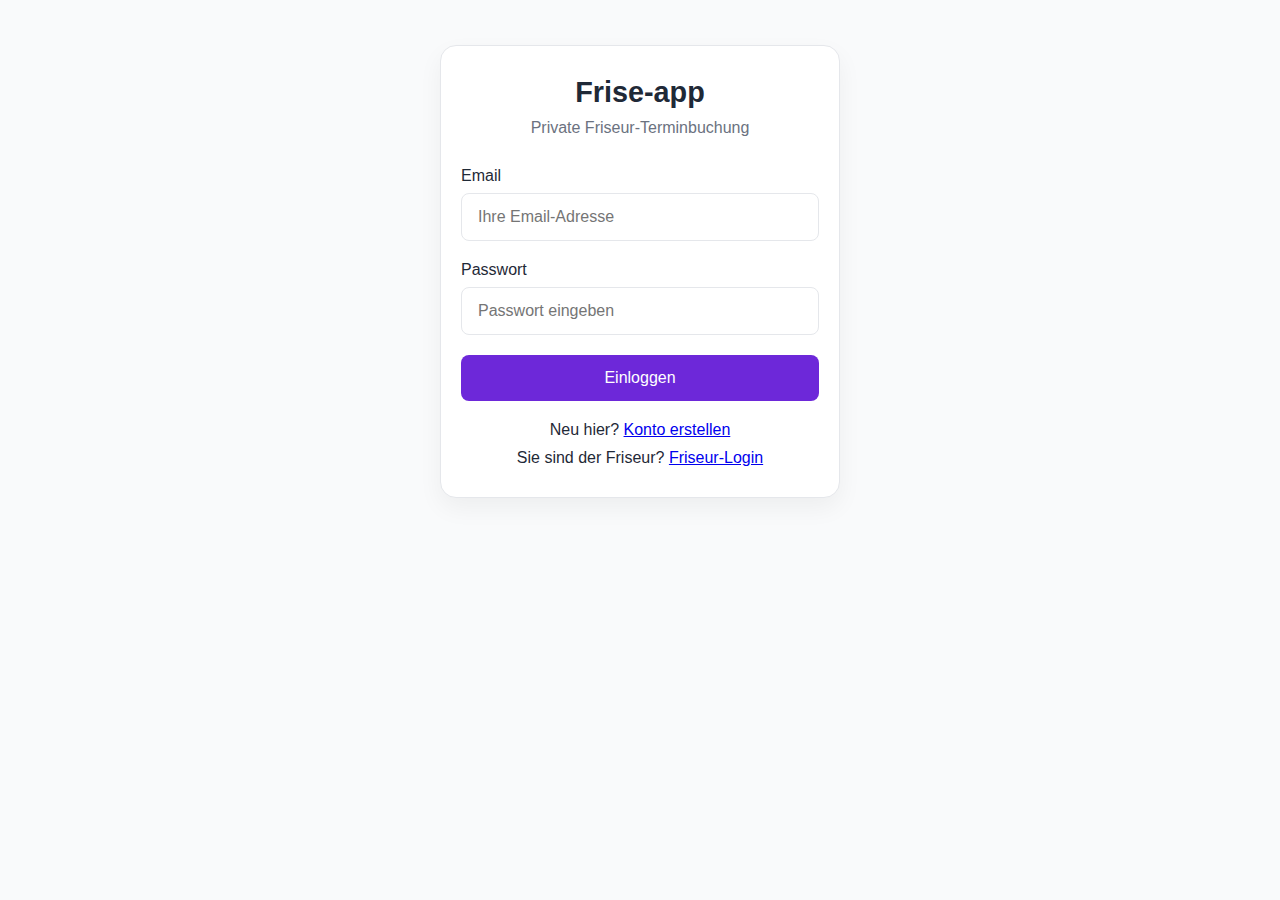
<file: index.html>
<!DOCTYPE html>
<html lang="de">
<head>
    <meta charset="UTF-8">
    <meta name="viewport" content="width=device-width, initial-scale=1.0, maximum-scale=1.0, user-scalable=yes">
    <title>Friseur-Terminbuchungssystem</title>
    <link rel="stylesheet" href="https://cdnjs.cloudflare.com/ajax/libs/font-awesome/6.4.0/css/all.min.css">
    <style>
        :root {
            --primary: #6d28d9;
            --primary-dark: #5b21b6;
            --text: #1f2937;
            --text-light: #6b7280;
            --bg: #f9fafb;
            --card: #ffffff;
            --border: #e5e7eb;
            --success: #10b981;
            --error: #ef4444;
            --warning: #f59e0b;
        }

        @media (prefers-color-scheme: dark) {
            :root {
                --text: #f9fafb;
                --text-light: #9ca3af;
                --bg: #111827;
                --card: #1f2937;
                --border: #374151;
            }
        }

        * {
            margin: 0;
            padding: 0;
            box-sizing: border-box;
            transition: background-color 0.2s, color 0.2s;
        }

        body {
            font-family: 'Inter', -apple-system, BlinkMacSystemFont, sans-serif;
            background-color: var(--bg);
            color: var(--text);
            min-height: 100vh;
            padding: 0;
            -webkit-tap-highlight-color: transparent;
        }

        .container {
            max-width: 1200px;
            margin: 0 auto;
            padding: 15px;
        }

        /* Header */
        .header {
            display: flex;
            flex-direction: column;
            gap: 15px;
            padding: 15px 0;
            border-bottom: 1px solid var(--border);
            margin-bottom: 20px;
        }

        @media (min-width: 768px) {
            .header {
                flex-direction: row;
                justify-content: space-between;
                align-items: center;
            }
        }

        .logo {
            display: flex;
            align-items: center;
            gap: 10px;
            font-weight: 700;
            font-size: 1.5rem;
            color: var(--primary);
            text-decoration: none;
        }

        .logo i {
            font-size: 1.8rem;
        }

        .nav {
            display: flex;
            flex-wrap: wrap;
            gap: 10px;
        }

        .nav-btn {
            background: none;
            border: none;
            color: var(--text);
            font-size: 1rem;
            cursor: pointer;
            display: flex;
            align-items: center;
            gap: 5px;
            padding: 10px 15px;
            border-radius: 8px;
            flex: 1 1 auto;
            justify-content: center;
        }

        .nav-btn:hover {
            background-color: rgba(0,0,0,0.05);
        }

        .nav-btn.active {
            background-color: rgba(109, 40, 217, 0.1);
            color: var(--primary);
        }

        .nav-btn i {
            font-size: 1.1rem;
        }

        /* Main Content */
        .main {
            display: flex;
            flex-direction: column;
            gap: 20px;
        }

        /* Tabs */
        .tabs {
            display: flex;
            border-bottom: 1px solid var(--border);
            margin-bottom: 20px;
            overflow-x: auto;
            -webkit-overflow-scrolling: touch;
        }

        .tab {
            padding: 12px 20px;
            cursor: pointer;
            border-bottom: 2px solid transparent;
            white-space: nowrap;
            font-weight: 500;
        }

        .tab.active {
            border-bottom: 2px solid var(--primary);
            color: var(--primary);
        }

        .tab-content {
            display: none;
        }

        .tab-content.active {
            display: block;
            animation: fadeIn 0.3s ease-in-out;
        }

        /* Login Screen */
        .login-card {
            max-width: 400px;
            margin: 30px auto;
            background-color: var(--card);
            border-radius: 16px;
            padding: 30px 20px;
            box-shadow: 0 10px 25px rgba(0,0,0,0.05);
            border: 1px solid var(--border);
        }

        .login-title {
            font-size: 1.8rem;
            margin-bottom: 10px;
            text-align: center;
        }

        .login-subtitle {
            color: var(--text-light);
            text-align: center;
            margin-bottom: 30px;
        }

        .input-group {
            margin-bottom: 20px;
        }

        .input-label {
            display: block;
            margin-bottom: 8px;
            font-weight: 500;
        }

        .input-field {
            width: 100%;
            padding: 14px 16px;
            border: 1px solid var(--border);
            border-radius: 8px;
            font-size: 16px;
            background-color: var(--card);
            color: var(--text);
        }

        .input-field:focus {
            outline: none;
            border-color: var(--primary);
            box-shadow: 0 0 0 3px rgba(109, 40, 217, 0.2);
        }

        .btn {
            background-color: var(--primary);
            color: white;
            border: none;
            padding: 14px 20px;
            border-radius: 8px;
            font-size: 16px;
            font-weight: 500;
            cursor: pointer;
            width: 100%;
            transition: all 0.2s;
            -webkit-tap-highlight-color: transparent;
        }

        .btn:hover {
            background-color: var(--primary-dark);
        }

        .btn-secondary {
            background-color: transparent;
            color: var(--primary);
            border: 1px solid var(--primary);
        }

        .btn-secondary:hover {
            background-color: rgba(109, 40, 217, 0.1);
        }

        .btn-small {
            padding: 10px 15px;
            font-size: 14px;
        }

        .error-msg {
            color: var(--error);
            font-size: 0.9rem;
            margin-top: 5px;
            display: none;
        }

        /* Calendar */
        .calendar-header {
            display: flex;
            flex-direction: column;
            gap: 15px;
            margin-bottom: 20px;
        }

        @media (min-width: 768px) {
            .calendar-header {
                flex-direction: row;
                justify-content: space-between;
                align-items: center;
            }
        }

        .calendar-title {
            font-size: 1.5rem;
            font-weight: 600;
        }

        .calendar-nav {
            display: flex;
            gap: 10px;
            justify-content: space-between;
        }

        .calendar-nav-btn {
            background-color: var(--card);
            border: 1px solid var(--border);
            width: 44px;
            height: 44px;
            border-radius: 8px;
            display: flex;
            align-items: center;
            justify-content: center;
            cursor: pointer;
            font-size: 1.2rem;
        }

        .calendar-nav-btn:hover {
            background-color: rgba(0,0,0,0.05);
        }

        .month-year {
            font-size: 1.2rem;
            font-weight: 500;
            text-align: center;
            flex: 1;
        }

        .calendar-grid {
            display: grid;
            grid-template-columns: repeat(7, 1fr);
            gap: 5px;
            margin-bottom: 20px;
        }

        .calendar-day-header {
            text-align: center;
            font-weight: 500;
            padding: 8px 5px;
            color: var(--text-light);
            font-size: 0.85rem;
        }

        .calendar-day {
            background-color: var(--card);
            border: 1px solid var(--border);
            border-radius: 8px;
            min-height: 100px;
            padding: 8px;
            display: flex;
            flex-direction: column;
        }

        .day-number {
            align-self: flex-end;
            font-weight: 500;
            margin-bottom: 5px;
            font-size: 0.9rem;
        }

        .day-content {
            flex-grow: 1;
            overflow-y: auto;
        }

        .slot {
            font-size: 0.75rem;
            padding: 6px 4px;
            border-radius: 4px;
            margin-bottom: 4px;
            cursor: pointer;
            display: flex;
            flex-direction: column;
        }

        .slot-available {
            background-color: rgba(16, 185, 129, 0.1);
            color: var(--success);
            border: 1px solid rgba(16, 185, 129, 0.3);
        }

        .slot-booked {
            background-color: rgba(239, 68, 68, 0.1);
            color: var(--error);
            border: 1px solid rgba(239, 68, 68, 0.3);
        }

        .slot-time {
            font-weight: 500;
        }

        .slot-customer {
            font-size: 0.7rem;
            opacity: 0.8;
            white-space: nowrap;
            overflow: hidden;
            text-overflow: ellipsis;
        }

        .day-outside {
            opacity: 0.4;
            background-color: rgba(0,0,0,0.05);
        }

        /* Bookings Table */
        .table-responsive {
            overflow-x: auto;
            -webkit-overflow-scrolling: touch;
            margin: 15px 0;
        }

        .bookings-table {
            width: 100%;
            border-collapse: collapse;
            background-color: var(--card);
            border-radius: 8px;
            overflow: hidden;
            border: 1px solid var(--border);
            min-width: 500px;
        }

        .bookings-table th, 
        .bookings-table td {
            padding: 12px 15px;
            text-align: left;
            border-bottom: 1px solid var(--border);
        }

        .bookings-table th {
            background-color: rgba(0,0,0,0.03);
            font-weight: 600;
        }

        .bookings-table tr:last-child td {
            border-bottom: none;
        }

        .bookings-table tr:hover {
            background-color: rgba(0,0,0,0.02);
        }

        /* Modal */
        .modal {
            position: fixed;
            top: 0;
            left: 0;
            right: 0;
            bottom: 0;
            background-color: rgba(0,0,0,0.5);
            display: flex;
            align-items: center;
            justify-content: center;
            z-index: 1000;
            opacity: 0;
            pointer-events: none;
            transition: opacity 0.3s;
            padding: 15px;
        }

        .modal.active {
            opacity: 1;
            pointer-events: all;
        }

        .modal-content {
            background-color: var(--card);
            border-radius: 16px;
            width: 100%;
            max-width: 500px;
            max-height: 90vh;
            overflow-y: auto;
            margin: 20px;
            box-shadow: 0 10px 25px rgba(0,0,0,0.1);
            transform: translateY(20px);
            transition: transform 0.3s;
        }

        .modal.active .modal-content {
            transform: translateY(0);
        }

        .modal-header {
            padding: 20px;
            border-bottom: 1px solid var(--border);
            display: flex;
            justify-content: space-between;
            align-items: center;
        }

        .modal-title {
            font-size: 1.3rem;
            font-weight: 600;
        }

        .modal-close {
            background: none;
            border: none;
            font-size: 1.8rem;
            cursor: pointer;
            color: var(--text-light);
            padding: 0 10px;
        }

        .modal-body {
            padding: 20px;
        }

        .modal-footer {
            padding: 20px;
            border-top: 1px solid var(--border);
            display: flex;
            flex-direction: column;
            gap: 10px;
        }

        @media (min-width: 768px) {
            .modal-footer {
                flex-direction: row;
                justify-content: flex-end;
            }
        }

        /* PayPal Button */
        .paypal-btn {
            background-color: #0070ba;
            color: white;
            border: none;
            padding: 14px 20px;
            border-radius: 8px;
            font-size: 1rem;
            font-weight: 500;
            cursor: pointer;
            width: 100%;
            display: flex;
            align-items: center;
            justify-content: center;
            gap: 10px;
            margin-top: 10px;
        }

        .paypal-btn:hover {
            background-color: #005ea6;
        }

        /* Admin Panel */
        .admin-container {
            display: none;
            grid-template-columns: 1fr;
            min-height: 100vh;
        }

        @media (min-width: 768px) {
            .admin-container {
                grid-template-columns: 250px 1fr;
            }
        }

        .admin-sidebar {
            background-color: #1f2937;
            color: white;
            padding: 20px;
            position: sticky;
            top: 0;
            height: 100vh;
            overflow-y: auto;
        }

        @media (max-width: 767px) {
            .admin-sidebar {
                position: fixed;
                bottom: 0;
                left: 0;
                right: 0;
                top: auto;
                height: auto;
                z-index: 100;
                padding: 10px;
                display: flex;
                overflow-x: auto;
                overflow-y: hidden;
                gap: 10px;
            }
            
            .admin-sidebar h2 {
                display: none;
            }
            
            .admin-menu-item {
                white-space: nowrap;
                padding: 10px 15px;
            }
            
            .admin-content {
                padding-bottom: 80px;
            }
        }

        .admin-content {
            padding: 20px;
            background-color: #f9fafb;
            overflow-y: auto;
        }

        .admin-menu-item {
            padding: 12px;
            margin: 5px 0;
            border-radius: 5px;
            cursor: pointer;
            display: flex;
            align-items: center;
            gap: 10px;
        }

        .admin-menu-item:hover {
            background-color: #374151;
        }

        .admin-menu-item.active {
            background-color: #6d28d9;
        }

        .admin-section {
            display: none;
        }

        .admin-section.active {
            display: block;
            animation: fadeIn 0.3s ease-in-out;
        }

        .stats-grid {
            display: grid;
            grid-template-columns: repeat(auto-fit, minmax(150px, 1fr));
            gap: 15px;
            margin-bottom: 20px;
        }

        .stat-card {
            background-color: white;
            border-radius: 8px;
            padding: 15px;
            box-shadow: 0 2px 5px rgba(0,0,0,0.1);
            text-align: center;
        }

        .stat-value {
            font-size: 1.8rem;
            font-weight: bold;
            color: #6d28d9;
        }

        .stat-label {
            color: #6b7280;
            font-size: 0.9rem;
        }

        /* Customer Profile */
        .profile-card {
            background-color: var(--card);
            border-radius: 8px;
            padding: 20px;
            box-shadow: 0 2px 5px rgba(0,0,0,0.1);
            margin-bottom: 20px;
        }

        .profile-header {
            display: flex;
            align-items: center;
            margin-bottom: 20px;
            flex-wrap: wrap;
            gap: 15px;
        }

        .profile-avatar {
            width: 60px;
            height: 60px;
            border-radius: 50%;
            background-color: var(--primary);
            color: white;
            display: flex;
            align-items: center;
            justify-content: center;
            font-size: 1.5rem;
        }

        .profile-info h3 {
            font-size: 1.3rem;
            margin-bottom: 5px;
        }

        .profile-info p {
            color: var(--text-light);
            word-break: break-all;
        }

        /* Time Slot Form */
        .time-slot-form {
            background-color: var(--card);
            border-radius: 8px;
            padding: 20px;
            box-shadow: 0 2px 5px rgba(0,0,0,0.1);
            margin-bottom: 20px;
        }

        .form-row {
            display: grid;
            grid-template-columns: 1fr;
            gap: 15px;
            margin-bottom: 15px;
        }

        @media (min-width: 768px) {
            .form-row {
                grid-template-columns: 1fr 1fr;
            }
        }

        .time-slots-grid {
            display: grid;
            grid-template-columns: repeat(auto-fill, minmax(100px, 1fr));
            gap: 10px;
            margin-top: 15px;
        }

        .time-slot {
            background-color: rgba(16, 185, 129, 0.1);
            color: var(--success);
            border: 1px solid rgba(16, 185, 129, 0.3);
            border-radius: 4px;
            padding: 10px;
            text-align: center;
            cursor: pointer;
            font-size: 0.9rem;
        }

        .time-slot.selected {
            background-color: var(--primary);
            color: white;
        }

        .time-slot.booked {
            background-color: rgba(239, 68, 68, 0.1);
            color: var(--error);
            border: 1px solid rgba(239, 68, 68, 0.3);
            cursor: not-allowed;
        }

        /* Responsive Utilities */
        .hidden {
            display: none !important;
        }

        .text-center {
            text-align: center;
        }

        .mt-10 { margin-top: 10px; }
        .mt-20 { margin-top: 20px; }
        .mb-10 { margin-bottom: 10px; }
        .mb-20 { margin-bottom: 20px; }

        /* Animations */
        @keyframes fadeIn {
            from { opacity: 0; }
            to { opacity: 1; }
        }

        .fade-in {
            animation: fadeIn 0.3s ease-in-out;
        }
    </style>
</head>
<body>
    <div class="container" id="client-container">
        <!-- Header (visible after login) -->
        <header class="header hidden" id="app-header">
            <a href="#" class="logo">
                <i class="fas fa-scissors"></i>
                <span>Frise-app</span>
            </a>
            <nav class="nav">
                <button class="nav-btn active" id="view-calendar-btn">
                    <i class="far fa-calendar"></i>
                    <span>Kalender</span>
                </button>
                <button class="nav-btn" id="view-profile-btn">
                    <i class="fas fa-user"></i>
                    <span>Profil</span>
                </button>
                <button class="nav-btn" id="admin-login-btn">
                    <i class="fas fa-lock"></i>
                    <span>Friseur Login</span>
                </button>
            </nav>
        </header>

        <!-- Main Content -->
        <main class="main hidden" id="app-main">
            <!-- Tabs -->
            <div class="tabs">
                <div class="tab active" data-tab="calendar">Kalender</div>
                <div class="tab" data-tab="profile">Mein Profil</div>
            </div>
            
            <!-- Calendar View -->
            <section class="tab-content active" id="calendar-view">
                <div class="calendar-header">
                    <h2 class="calendar-title">Terminkalender</h2>
                    <div class="calendar-nav">
                        <button class="calendar-nav-btn" id="prev-month">
                            <i class="fas fa-chevron-left"></i>
                        </button>
                        <div class="month-year" id="current-month-year">Juni 2025</div>
                        <button class="calendar-nav-btn" id="next-month">
                            <i class="fas fa-chevron-right"></i>
                        </button>
                    </div>
                </div>
                
                <div class="calendar-grid" id="calendar">
                    <!-- Dynamically generated -->
                </div>
            </section>
            
            <!-- Profile View -->
            <section class="tab-content" id="profile-view">
                <div class="profile-card">
                    <div class="profile-header">
                        <div class="profile-avatar" id="customer-avatar">JD</div>
                        <div class="profile-info">
                            <h3 id="customer-name-display">John Doe</h3>
                            <p id="customer-email-display">john.doe@example.com</p>
                        </div>
                    </div>
                    
                    <div class="input-group">
                        <label for="profile-phone" class="input-label">Telefonnummer</label>
                        <input type="tel" id="profile-phone" class="input-field" placeholder="Ihre Telefonnummer">
                    </div>
                    
                    <div class="input-group">
                        <label for="profile-password" class="input-label">Neues Passwort</label>
                        <input type="password" id="profile-password" class="input-field" placeholder="Leer lassen um nicht zu ändern">
                    </div>
                    
                    <button class="btn mt-20" id="save-profile-btn">Profil speichern</button>
                </div>
                
                <h3 style="margin-bottom: 15px;">Meine Buchungen</h3>
                <div class="table-responsive">
                    <table class="bookings-table">
                        <thead>
                            <tr>
                                <th>Datum</th>
                                <th>Uhrzeit</th>
                                <th>Service</th>
                                <th>Status</th>
                                <th>Aktionen</th>
                            </tr>
                        </thead>
                        <tbody id="customer-bookings-table">
                            <!-- Dynamically generated -->
                        </tbody>
                    </table>
                </div>
            </section>
        </main>

        <!-- Login Screen (initial view) -->
        <section id="login-view">
            <div class="login-card fade-in">
                <h1 class="login-title">Frise-app</h1>
                <p class="login-subtitle">Private Friseur-Terminbuchung</p>
                
                <div class="input-group">
                    <label for="client-email" class="input-label">Email</label>
                    <input type="email" id="client-email" class="input-field" placeholder="Ihre Email-Adresse">
                </div>
                
                <div class="input-group">
                    <label for="client-password" class="input-label">Passwort</label>
                    <input type="password" id="client-password" class="input-field" placeholder="Passwort eingeben">
                    <p class="error-msg" id="client-error">Falsche Anmeldedaten. Bitte versuchen Sie es erneut.</p>
                </div>
                
                <button class="btn" id="client-login-btn">Einloggen</button>
                
                <p class="text-center mt-20">Neu hier? <a href="#" id="show-register">Konto erstellen</a></p>
                <p class="text-center mt-10">Sie sind der Friseur? <a href="#" id="show-admin-login">Friseur-Login</a></p>
            </div>
        </section>
    </div>

    <!-- Admin Container -->
    <div class="admin-container" id="admin-container">
        <div class="admin-sidebar">
            <h2 style="margin-bottom: 30px; display: flex; align-items: center; gap: 10px;">
                <i class="fas fa-crown"></i> Admin Panel
            </h2>
            
            <div class="admin-menu-item active" data-section="dashboard">
                <i class="fas fa-tachometer-alt"></i> Dashboard
            </div>
            
            <div class="admin-menu-item" data-section="calendar">
                <i class="far fa-calendar"></i> Kalender
            </div>
            
            <div class="admin-menu-item" data-section="bookings">
                <i class="fas fa-list"></i> Buchungen
            </div>
            
            <div class="admin-menu-item" data-section="customers">
                <i class="fas fa-users"></i> Kunden
            </div>
            
            <div class="admin-menu-item" data-section="timeslots">
                <i class="fas fa-clock"></i> Terminverwaltung
            </div>
            
            <div class="admin-menu-item" data-section="settings">
                <i class="fas fa-cog"></i> Einstellungen
            </div>
            
            <div style="margin-top: 30px;">
                <button class="btn btn-secondary" id="admin-logout-btn" style="width: 100%;">
                    <i class="fas fa-sign-out-alt"></i> Ausloggen
                </button>
            </div>
        </div>
        
        <div class="admin-content">
            <!-- Dashboard Section -->
            <div class="admin-section active" id="dashboard-section">
                <h2 style="margin-bottom: 20px;"><i class="fas fa-tachometer-alt"></i> Dashboard</h2>
                
                <div class="stats-grid">
                    <div class="stat-card">
                        <div class="stat-value" id="today-bookings">0</div>
                        <div class="stat-label">Heutige Termine</div>
                    </div>
                    
                    <div class="stat-card">
                        <div class="stat-value" id="waitlist-count">0</div>
                        <div class="stat-label">Warteliste</div>
                    </div>
                </div>
                
                <div style="background-color: white; border-radius: 8px; padding: 20px; margin-top: 20px;">
                    <h3 style="margin-bottom: 15px;">Kommende Termine</h3>
                    <div id="upcoming-bookings">
                        <!-- Wird dynamisch befüllt -->
                    </div>
                </div>
            </div>
            
            <!-- Calendar Section -->
            <div class="admin-section" id="calendar-section">
                <h2 style="margin-bottom: 20px;"><i class="far fa-calendar"></i> Kalender</h2>
                <div class="calendar-header">
                    <h2 class="calendar-title">Terminkalender</h2>
                    <div class="calendar-nav">
                        <button class="calendar-nav-btn" id="admin-prev-month">
                            <i class="fas fa-chevron-left"></i>
                        </button>
                        <div class="month-year" id="admin-current-month-year">Juni 2025</div>
                        <button class="calendar-nav-btn" id="admin-next-month">
                            <i class="fas fa-chevron-right"></i>
                        </button>
                    </div>
                </div>
                <div class="calendar-grid" id="admin-calendar">
                    <!-- Dynamically generated -->
                </div>
            </div>
            
            <!-- Bookings Section -->
            <div class="admin-section" id="bookings-section">
                <h2 style="margin-bottom: 20px;"><i class="fas fa-list"></i> Alle Buchungen</h2>
                <div class="table-responsive">
                    <table class="bookings-table">
                        <thead>
                            <tr>
                                <th>Datum</th>
                                <th>Uhrzeit</th>
                                <th>Kunde</th>
                                <th>Service</th>
                                <th>Status</th>
                            </tr>
                        </thead>
                        <tbody id="admin-bookings-table-body">
                            <!-- Dynamically generated -->
                        </tbody>
                    </table>
                </div>
            </div>
            
            <!-- Customers Section -->
            <div class="admin-section" id="customers-section">
                <h2 style="margin-bottom: 20px;"><i class="fas fa-users"></i> Kundenverwaltung</h2>
                <div class="table-responsive">
                    <table class="bookings-table">
                        <thead>
                            <tr>
                                <th>Name</th>
                                <th>Email</th>
                                <th>Telefon</th>
                                <th>Letzter Besuch</th>
                            </tr>
                        </thead>
                        <tbody id="customers-list">
                            <!-- Dynamically generated -->
                        </tbody>
                    </table>
                </div>
            </div>
            
            <!-- Time Slot Management Section -->
            <div class="admin-section" id="timeslots-section">
                <h2 style="margin-bottom: 20px;"><i class="fas fa-clock"></i> Terminverwaltung</h2>
                <div class="time-slot-form">
                    <h3>Verfügbare Zeitslots hinzufügen</h3>
                    <div class="form-row">
                        <div class="input-group">
                            <label for="slot-date" class="input-label">Datum</label>
                            <input type="date" id="slot-date" class="input-field">
                        </div>
                        <div class="input-group">
                            <label for="slot-duration" class="input-label">Terminlänge (Minuten)</label>
                            <input type="number" id="slot-duration" class="input-field" value="30" min="15" max="120">
                        </div>
                    </div>
                    <div class="input-group">
                        <label class="input-label">Verfügbare Zeiten</label>
                        <div class="time-slots-grid" id="time-slots-grid">
                            <!-- Time slots will be generated here -->
                        </div>
                    </div>
                    <button class="btn" id="add-slots-btn">
                        <i class="fas fa-plus"></i> Zeitslots speichern
                    </button>
                </div>
                
                <h3 style="margin-top: 30px;">Geplante Termine</h3>
                <div class="table-responsive">
                    <table class="bookings-table">
                        <thead>
                            <tr>
                                <th>Datum</th>
                                <th>Zeit</th>
                                <th>Dauer</th>
                                <th>Status</th>
                                <th>Aktionen</th>
                            </tr>
                        </thead>
                        <tbody id="scheduled-slots">
                            <!-- Dynamically generated -->
                        </tbody>
                    </table>
                </div>
            </div>
            
            <!-- Settings Section -->
            <div class="admin-section" id="settings-section">
                <h2 style="margin-bottom: 20px;"><i class="fas fa-cog"></i> Einstellungen</h2>
                <div class="admin-form">
                    <h3 style="margin-bottom: 15px;">Öffnungszeiten</h3>
                    <div id="business-hours-form">
                        <!-- Wird dynamisch befüllt -->
                    </div>
                    
                    <h3 style="margin-bottom: 15px; margin-top: 30px;">Benachrichtigungen</h3>
                    <div class="input-group">
                        <label class="input-label">Erinnerungen senden</label>
                        <select id="reminder-time" class="input-field">
                            <option value="24">24 Stunden vor Termin</option>
                            <option value="48">48 Stunden vor Termin</option>
                            <option value="both">24 und 48 Stunden vor Termin</option>
                        </select>
                    </div>
                    
                    <div class="input-group">
                        <label class="input-label">Erinnerungsmethode</label>
                        <select id="reminder-method" class="input-field">
                            <option value="email">Email</option>
                            <option value="sms">SMS</option>
                            <option value="both">Email und SMS</option>
                        </select>
                    </div>
                    
                    <h3 style="margin-bottom: 15px; margin-top: 30px;">Passwörter</h3>
                    <div class="input-group">
                        <label for="new-client-password" class="input-label">Neues Kunden-Passwort</label>
                        <input type="password" id="new-client-password" class="input-field" placeholder="Neues Passwort">
                    </div>
                    <div class="input-group">
                        <label for="new-admin-password" class="input-label">Neues Friseur-Passwort</label>
                        <input type="password" id="new-admin-password" class="input-field" placeholder="Neues Admin-Passwort">
                    </div>
                    
                    <button class="btn" id="save-settings-btn" style="margin-top: 20px;">
                        <i class="fas fa-save"></i> Einstellungen speichern
                    </button>
                </div>
            </div>
        </div>
    </div>

    <!-- Modals -->
    <!-- Booking Modal -->
    <div class="modal" id="booking-modal">
        <div class="modal-content">
            <div class="modal-header">
                <h3 class="modal-title">Termin buchen</h3>
                <button class="modal-close" id="close-booking-modal">&times;</button>
            </div>
            <div class="modal-body">
                <p id="selected-slot-text">Freitag, 10. Juni 2025, 15:00 - 15:45 Uhr</p>
                
                <div class="input-group mt-20">
                    <label for="customer-name" class="input-label">Ihr Name</label>
                    <input type="text" id="customer-name" class="input-field" placeholder="Vor- und Nachname">
                </div>
                
                <div class="input-group">
                    <label for="customer-phone" class="input-label">Telefonnummer (optional)</label>
                    <input type="tel" id="customer-phone" class="input-field" placeholder="Für Rückfragen">
                </div>
                
                <div class="input-group">
                    <label for="customer-email" class="input-label">Email (optional für Erinnerungen)</label>
                    <input type="email" id="customer-email" class="input-field" placeholder="ihre@email.de">
                </div>
            </div>
            <div class="modal-footer">
                <button class="btn btn-secondary" id="cancel-booking">Abbrechen</button>
                <button class="btn" id="confirm-booking">Termin buchen</button>
            </div>
        </div>
    </div>

    <!-- Payment Modal -->
    <div class="modal" id="payment-modal">
        <div class="modal-content">
            <div class="modal-header">
                <h3 class="modal-title">Bezahlung</h3>
                <button class="modal-close" id="close-payment-modal">&times;</button>
            </div>
            <div class="modal-body">
                <p>Bitte wählen Sie Ihre Zahlungsmethode für den Haarschnitt (€15,00):</p>
                
                <div class="mt-20">
                    <button class="btn" id="cash-payment" style="margin-bottom: 10px;">
                        <i class="fas fa-money-bill-wave"></i> Barzahlung vor Ort
                    </button>
                    <button class="btn" id="paypal-payment" style="background-color: #0070ba; margin-bottom: 10px;">
                        <i class="fab fa-paypal"></i> Mit PayPal bezahlen
                    </button>
                    <button class="btn" id="stripe-payment" style="background-color: #635bff;">
                        <i class="fas fa-credit-card"></i> Kreditkarte (Stripe)
                    </button>
                </div>
                
                <div id="payment-success" class="hidden mt-20">
                    <div style="text-align: center; color: var(--success); font-size: 3rem; margin: 20px 0;">
                        <i class="fas fa-check-circle"></i>
                    </div>
                    <h3 class="text-center">Bezahlung erfolgreich!</h3>
                    <p class="text-center" id="booking-confirmation-text"></p>
                    <div class="text-center mt-20">
                        <button class="btn btn-secondary" id="export-ical">
                            <i class="fas fa-calendar-plus"></i> Zum Kalender hinzufügen
                        </button>
                    </div>
                </div>
            </div>
        </div>
    </div>

    <!-- Register Modal -->
    <div class="modal" id="register-modal">
        <div class="modal-content">
            <div class="modal-header">
                <h3 class="modal-title">Konto erstellen</h3>
                <button class="modal-close" id="close-register-modal">&times;</button>
            </div>
            <div class="modal-body">
                <div class="input-group">
                    <label for="register-name" class="input-label">Vor- und Nachname</label>
                    <input type="text" id="register-name" class="input-field" placeholder="Max Mustermann">
                </div>
                
                <div class="input-group">
                    <label for="register-email" class="input-label">Email</label>
                    <input type="email" id="register-email" class="input-field" placeholder="ihre@email.de">
                </div>
                
                <div class="input-group">
                    <label for="register-phone" class="input-label">Telefonnummer (optional)</label>
                    <input type="tel" id="register-phone" class="input-field" placeholder="Für Rückfragen">
                </div>
                
                <div class="input-group">
                    <label for="register-password" class="input-label">Passwort</label>
                    <input type="password" id="register-password" class="input-field" placeholder="Mindestens 8 Zeichen">
                </div>
                
                <div class="input-group">
                    <label for="register-confirm" class="input-label">Passwort bestätigen</label>
                    <input type="password" id="register-confirm" class="input-field" placeholder="Passwort wiederholen">
                </div>
            </div>
            <div class="modal-footer">
                <button class="btn btn-secondary" id="cancel-register">Abbrechen</button>
                <button class="btn" id="confirm-register">Konto erstellen</button>
            </div>
        </div>
    </div>

    <!-- Admin Login Modal -->
    <div class="modal" id="admin-login-modal">
        <div class="modal-content">
            <div class="modal-header">
                <h3 class="modal-title">Friseur Login</h3>
                <button class="modal-close" id="close-admin-login-modal">&times;</button>
            </div>
            <div class="modal-body">
                <div class="input-group">
                    <label for="admin-email" class="input-label">Email</label>
                    <input type="email" id="admin-email" class="input-field" placeholder="admin@beispiel.de">
                </div>
                
                <div class="input-group">
                    <label for="admin-password" class="input-label">Passwort</label>
                    <input type="password" id="admin-password" class="input-field" placeholder="Admin-Passwort eingeben">
                    <p class="error-msg" id="admin-error">Falsches Passwort. Nur für autorisierte Friseure.</p>
                </div>
            </div>
            <div class="modal-footer">
                <button class="btn btn-secondary" id="cancel-admin-login">Abbrechen</button>
                <button class="btn" id="confirm-admin-login">Einloggen</button>
            </div>
        </div>
    </div>

    <script>
    // Globale Variablen
    let currentUser = null;
    let isAdmin = false;
    let bookings = [];
    let staffMembers = [];
    let timeSlots = [];
    let customers = [
        { id: 1, name: 'Admin', email: 'admin@example.com', phone: '0123456789', password: 'admin123', isAdmin: true },
        { id: 2, name: 'Max Mustermann', email: 'max@example.com', phone: '0987654321', password: 'password123', isAdmin: false }
    ];
    let businessHours = {
        monday:    { open: '09:00', close: '18:00' },
        tuesday:   { open: '09:00', close: '18:00' },
        wednesday: { open: '09:00', close: '18:00' },
        thursday:  { open: '09:00', close: '18:00' },
        friday:    { open: '09:00', close: '18:00' },
        saturday:  { open: '10:00', close: '16:00' },
        sunday:    { open: '',      close: ''      }
    };
    let currentMonth = new Date().getMonth();
    let currentYear  = new Date().getFullYear();
    let settings     = {
        reminderTime:   '24',
        reminderMethod: 'email',
        paymentMethods: { paypal: true, stripe: true, cash: true }
    };

    // DOM-Elemente
    const elements = {
        clientContainer:      document.getElementById('client-container'),
        appHeader:            document.getElementById('app-header'),
        appMain:              document.getElementById('app-main'),
        loginView:            document.getElementById('login-view'),
        clientEmail:          document.getElementById('client-email'),
        clientPassword:       document.getElementById('client-password'),
        clientError:          document.getElementById('client-error'),
        clientLoginBtn:       document.getElementById('client-login-btn'),
        showRegister:         document.getElementById('show-register'),
        showAdminLogin:       document.getElementById('show-admin-login'),
        viewCalendarBtn:      document.getElementById('view-calendar-btn'),
        viewProfileBtn:       document.getElementById('view-profile-btn'),
        adminLoginBtn:        document.getElementById('admin-login-btn'),
        currentMonthYear:     document.getElementById('current-month-year'),
        calendar:             document.getElementById('calendar'),
        prevMonth:            document.getElementById('prev-month'),
        nextMonth:            document.getElementById('next-month'),
        customerNameDisplay:  document.getElementById('customer-name-display'),
        customerEmailDisplay: document.getElementById('customer-email-display'),
        customerAvatar:       document.getElementById('customer-avatar'),
        profilePhone:         document.getElementById('profile-phone'),
        profilePassword:      document.getElementById('profile-password'),
        saveProfileBtn:       document.getElementById('save-profile-btn'),
        customerBookingsTable:document.getElementById('customer-bookings-table'),

        adminContainer:       document.getElementById('admin-container'),
        adminLogoutBtn:       document.getElementById('admin-logout-btn'),
        adminCurrentMonthYear:document.getElementById('admin-current-month-year'),
        adminCalendar:        document.getElementById('admin-calendar'),
        adminPrevMonth:       document.getElementById('admin-prev-month'),
        adminNextMonth:       document.getElementById('admin-next-month'),
        adminBookingsTableBody:document.getElementById('admin-bookings-table-body'),
        customersList:        document.getElementById('customers-list'),
        todayBookings:        document.getElementById('today-bookings'),
        weekRevenue:          document.getElementById('week-revenue'),
        avgRating:            document.getElementById('avg-rating'),
        waitlistCount:        document.getElementById('waitlist-count'),
        upcomingBookings:     document.getElementById('upcoming-bookings'),
        businessHoursForm:    document.getElementById('business-hours-form'),
        reminderTime:         document.getElementById('reminder-time'),
        reminderMethod:       document.getElementById('reminder-method'),
        newClientPassword:    document.getElementById('new-client-password'),
        newAdminPassword:     document.getElementById('new-admin-password'),
        enablePaypal:         document.getElementById('enable-paypal'),
        enableStripe:         document.getElementById('enable-stripe'),
        enableCash:           document.getElementById('enable-cash'),
        saveSettingsBtn:      document.getElementById('save-settings-btn'),
        slotDate:             document.getElementById('slot-date'),
        slotDuration:         document.getElementById('slot-duration'),
        timeSlotsGrid:        document.getElementById('time-slots-grid'),
        addSlotsBtn:          document.getElementById('add-slots-btn'),
        scheduledSlots:       document.getElementById('scheduled-slots'),

        bookingModal:         document.getElementById('booking-modal'),
        closeBookingModal:    document.getElementById('close-booking-modal'),
        selectedSlotText:     document.getElementById('selected-slot-text'),
        customerName:         document.getElementById('customer-name'),
        customerPhone:        document.getElementById('customer-phone'),
        customerEmail:        document.getElementById('customer-email'),
        bookingStaff:         document.getElementById('booking-staff'),
        cancelBooking:        document.getElementById('cancel-booking'),
        confirmBooking:       document.getElementById('confirm-booking'),
        paymentModal:         document.getElementById('payment-modal'),
        closePaymentModal:    document.getElementById('close-payment-modal'),
        cashPayment:          document.getElementById('cash-payment'),
        paypalPayment:        document.getElementById('paypal-payment'),
        stripePayment:        document.getElementById('stripe-payment'),
        paymentSuccess:       document.getElementById('payment-success'),
        bookingConfirmationText: document.getElementById('booking-confirmation-text'),
        exportIcal:           document.getElementById('export-ical'),
        registerModal:        document.getElementById('register-modal'),
        closeRegisterModal:   document.getElementById('close-register-modal'),
        registerName:         document.getElementById('register-name'),
        registerEmail:        document.getElementById('register-email'),
        registerPhone:        document.getElementById('register-phone'),
        registerPassword:     document.getElementById('register-password'),
        registerConfirm:      document.getElementById('register-confirm'),
        cancelRegister:       document.getElementById('cancel-register'),
        confirmRegister:      document.getElementById('confirm-register'),
        adminLoginModal:      document.getElementById('admin-login-modal'),
        closeAdminLoginModal: document.getElementById('close-admin-login-modal'),
        adminEmail:           document.getElementById('admin-email'),
        adminPassword:        document.getElementById('admin-password'),
        adminError:           document.getElementById('admin-error'),
        cancelAdminLogin:     document.getElementById('cancel-admin-login'),
        confirmAdminLogin:    document.getElementById('confirm-admin-login')
    };

    // Initialisierung
    document.addEventListener('DOMContentLoaded', () => {
        // Client‐Events
        elements.clientLoginBtn.addEventListener('click', handleClientLogin);
        elements.showRegister.addEventListener('click', showRegisterModal);
        elements.showAdminLogin.addEventListener('click', showAdminLoginModal);
        elements.viewCalendarBtn.addEventListener('click', () => switchTab('calendar'));
        elements.viewProfileBtn.addEventListener('click', () => switchTab('profile'));
        elements.adminLoginBtn.addEventListener('click', showAdminLoginModal);
        elements.prevMonth.addEventListener('click', () => changeMonth(-1));
        elements.nextMonth.addEventListener('click', () => changeMonth(1));
        elements.saveProfileBtn.addEventListener('click', saveProfile);

        // Admin‐Events
        elements.adminLogoutBtn.addEventListener('click', handleAdminLogout);
        elements.adminPrevMonth.addEventListener('click', () => changeMonth(-1, true));
        elements.adminNextMonth.addEventListener('click', () => changeMonth(1, true));
        elements.saveSettingsBtn.addEventListener('click', saveSettings);
        elements.addSlotsBtn.addEventListener('click', addTimeSlots);
        elements.slotDate.addEventListener('change', generateTimeSlots);
        elements.slotDuration.addEventListener('change', generateTimeSlots);

        // Modal‐Events
        elements.closeBookingModal.addEventListener('click', () => elements.bookingModal.classList.remove('active'));
        elements.cancelBooking.addEventListener('click', () => elements.bookingModal.classList.remove('active'));
        elements.confirmBooking.addEventListener('click', confirmBooking);
        elements.closePaymentModal.addEventListener('click', () => elements.paymentModal.classList.remove('active'));
        elements.cashPayment.addEventListener('click', () => processPayment('cash'));
        elements.paypalPayment.addEventListener('click', () => processPayment('paypal'));
        elements.stripePayment.addEventListener('click', showStripeModal);
        elements.closeRegisterModal.addEventListener('click', () => elements.registerModal.classList.remove('active'));
        elements.cancelRegister.addEventListener('click', () => elements.registerModal.classList.remove('active'));
        elements.confirmRegister.addEventListener('click', handleRegister);
        elements.closeAdminLoginModal.addEventListener('click', () => elements.adminLoginModal.classList.remove('active'));
        elements.cancelAdminLogin.addEventListener('click', () => elements.adminLoginModal.classList.remove('active'));
        elements.confirmAdminLogin.addEventListener('click', handleAdminLogin);
        elements.exportIcal.addEventListener('click', exportToICal);

        // Admin‐Navigation
        document.querySelectorAll('.admin-menu-item').forEach(item => {
            item.addEventListener('click', () => {
                const section = item.getAttribute('data-section');
                switchAdminSection(section);
            });
        });

        // Testdaten und Initial‐Renders
        loadTestData();
        updateCalendar();
        updateCustomersList();
        updateAdminCalendar();

        // Heute für Slot‐Erstellung
        const today = new Date();
        elements.slotDate.valueAsDate = today;
        generateTimeSlots();
    });

    // Test‐Daten laden
    function loadTestData() {
        currentUser = customers[1];
        const today    = new Date();
        const tomorrow = new Date(); tomorrow.setDate(today.getDate()+1);
        timeSlots = [
            { id:1, date: today.toISOString().split('T')[0], time:'10:00', duration:45, status:'available' },
            { id:2, date: today.toISOString().split('T')[0], time:'11:00', duration:45, status:'available' },
            { id:3, date: tomorrow.toISOString().split('T')[0], time:'14:00', duration:30, status:'available' }
        ];
        bookings = [
            {
                id:1, customerId:2,
                date: today.toISOString().split('T')[0],
                time:'10:00', duration:45,
                customerName:'Max Mustermann',
                customerEmail:'max@example.com',
                customerPhone:'0987654321',
                paymentMethod:'cash', paymentStatus:'paid', status:'confirmed'
            }
        ];
    }

    // ——— Login / Registrierung ———
    function handleClientLogin() {
        const email = elements.clientEmail.value;
        const pass  = elements.clientPassword.value;
        const user  = customers.find(u => u.email===email && u.password===pass);
        if(user){
            currentUser = user;
            elements.clientError.style.display='none';
            elements.loginView.classList.add('hidden');
            elements.appHeader.classList.remove('hidden');
            elements.appMain.classList.remove('hidden');
            updateProfile();
            updateCustomerBookings();
        } else elements.clientError.style.display='block';
    }

    function handleAdminLogin(){
        const email = elements.adminEmail.value;
        const pass  = elements.adminPassword.value;
        const user  = customers.find(u => u.email===email && u.password===pass && u.isAdmin);
        if(user){
            isAdmin = true;
            elements.adminError.style.display='none';
            elements.clientContainer.classList.add('hidden');
            elements.adminContainer.style.display='grid';
            elements.adminLoginModal.classList.remove('active');
            updateAdminDashboard();
            updateScheduledSlots();
        } else elements.adminError.style.display='block';
    }

    function handleAdminLogout(){
        isAdmin=false;
        elements.adminContainer.style.display='none';
        elements.clientContainer.classList.remove('hidden');
        elements.loginView.classList.remove('hidden');
        elements.appHeader.classList.add('hidden');
        elements.appMain.classList.add('hidden');
        elements.clientEmail.value=''; elements.clientPassword.value='';
        elements.adminEmail.value=''; elements.adminPassword.value='';
    }

    function handleRegister(){
        const name    = elements.registerName.value;
        const email   = elements.registerEmail.value;
        const phone   = elements.registerPhone.value;
        const pass    = elements.registerPassword.value;
        const confirm = elements.registerConfirm.value;
        if(pass!==confirm){ alert('Passwörter stimmen nicht überein!'); return; }
        const newUser = { id:customers.length+1, name, email, phone, password:pass, isAdmin:false };
        customers.push(newUser);
        currentUser=newUser;
        alert('Registrierung erfolgreich! Sie sind jetzt eingeloggt.');
        elements.registerModal.classList.remove('active');
        elements.loginView.classList.add('hidden');
        elements.appHeader.classList.remove('hidden');
        elements.appMain.classList.remove('hidden');
        updateProfile();
        updateCustomersList();
    }

    function showRegisterModal(){ elements.registerModal.classList.add('active'); }
    function showAdminLoginModal(){ elements.adminLoginModal.classList.add('active'); }

    // ——— Profil / Buchungen ———
    function updateProfile(){
        if(!currentUser) return;
        elements.customerNameDisplay.textContent  = currentUser.name;
        elements.customerEmailDisplay.textContent = currentUser.email;
        elements.customerAvatar.textContent       = getInitials(currentUser.name);
        elements.profilePhone.value               = currentUser.phone||'';
    }

    function saveProfile(){
        if(!currentUser) return;
        currentUser.phone = elements.profilePhone.value;
        if(elements.profilePassword.value){
            currentUser.password = elements.profilePassword.value;
            elements.profilePassword.value = '';
        }
        alert('Profil erfolgreich gespeichert!');
    }

    function updateCustomerBookings(){
        if(!currentUser) return;
        const custB = bookings.filter(b=>b.customerId===currentUser.id);
        let html='';
        custB.forEach(b=>{
            html += `<tr>
                        <td>${formatDateForDisplay(b.date)}</td>
                        <td>${b.time} Uhr</td>
                        <td>${b.service || 'Haarschnitt'}</td>
                        <td>${b.status==='confirmed'?'Bestätigt':'Ausstehend'}</td>
                        <td>
                          <button class="btn btn-secondary btn-small" onclick="cancelCustomerBooking(${b.id})">
                            <i class="fas fa-times"></i> Stornieren
                          </button>
                        </td>
                     </tr>`;
        });
        elements.customerBookingsTable.innerHTML = html||'<tr><td colspan="5">Keine Buchungen gefunden</td></tr>';
    }

    function cancelCustomerBooking(id){
        if(!confirm('Möchten Sie diesen Termin wirklich stornieren?')) return;
        const idx = bookings.findIndex(b=>b.id===id);
        if(idx!==-1){ bookings[idx].status='cancelled'; updateCustomerBookings(); updateCalendar(); if(isAdmin) updateAdminDashboard(); alert('Termin wurde storniert.'); }
    }

    // ——— Buchung & Bezahlung ———
    function switchTab(tab){
        document.querySelectorAll('.tab').forEach(t=>t.classList.remove('active'));
        document.querySelectorAll('.tab-content').forEach(c=>c.classList.remove('active'));
        if(tab==='calendar'){
            document.querySelector('.tab[data-tab="calendar"]').classList.add('active');
            document.getElementById('calendar-view').classList.add('active');
            elements.viewCalendarBtn.classList.add('active');
            elements.viewProfileBtn.classList.remove('active');
        } else {
            document.querySelector('.tab[data-tab="profile"]').classList.add('active');
            document.getElementById('profile-view').classList.add('active');
            elements.viewProfileBtn.classList.add('active');
            elements.viewCalendarBtn.classList.remove('active');
        }
    }

    function switchAdminSection(section){
        document.querySelectorAll('.admin-menu-item').forEach(i=>i.classList.remove('active'));
        document.querySelectorAll('.admin-section').forEach(s=>s.classList.remove('active'));
        document.querySelector(`.admin-menu-item[data-section="${section}"]`).classList.add('active');
        document.getElementById(`${section}-section`).classList.add('active');
        if(section==='dashboard') updateAdminDashboard();
        if(section==='bookings')  updateAdminBookings();
        if(section==='customers') updateCustomersList();
        if(section==='timeslots') updateScheduledSlots();
        if(section==='calendar')  updateAdminCalendar();
    }

    function updateCalendar(){
        const firstDay    = new Date(currentYear, currentMonth, 1);
        const lastDay     = new Date(currentYear, currentMonth+1, 0);
        const daysInMonth = lastDay.getDate();
        const startDay    = firstDay.getDay();
        elements.currentMonthYear.textContent = `${getMonthName(currentMonth)} ${currentYear}`;
        let html = '';
        ['So','Mo','Di','Mi','Do','Fr','Sa'].forEach(d=>html+=`<div class="calendar-day-header">${d}</div>`);
        for(let i=0;i<startDay;i++) html+=`<div class="calendar-day day-outside"></div>`;
        for(let i=1;i<=daysInMonth;i++){
            const date = `${currentYear}-${String(currentMonth+1).padStart(2,'0')}-${String(i).padStart(2,'0')}`;
            const dow   = new Date(currentYear, currentMonth, i).getDay();
            const isOpen = dow!==0 && (dow!==6 || businessHours.saturday.open!=='');
            const daySlots   = timeSlots.filter(s=>s.date===date);
            const dayBookings= bookings.filter(b=>b.date===date);
            html+=`<div class="calendar-day ${!isOpen?'day-outside':''}">
                      <div class="day-number">${i}</div>
                      <div class="day-content">`;
            if(isOpen){
                daySlots.forEach(slot=>{
                    const booked = dayBookings.some(b=>b.time===slot.time && b.status!=='cancelled');
                    if(slot.status==='available' && !booked){
                        html+=`<div class="slot slot-available" data-date="${date}" data-time="${slot.time}" data-duration="${slot.duration}">
                                  <span class="slot-time">${slot.time}</span>
                                  <span class="slot-customer">Verfügbar (${slot.duration} min)</span>
                               </div>`;
                    } else if(booked){
                        const b = dayBookings.find(bk=>bk.time===slot.time);
                        html+=`<div class="slot slot-booked">
                                  <span class="slot-time">${slot.time}</span>
                                  <span class="slot-customer">${b.customerName}</span>
                               </div>`;
                    }
                });
            }
            html+=`    </div>
                    </div>`;
        }
        elements.calendar.innerHTML = html;
        document.querySelectorAll('.slot-available').forEach(slot=>{
            slot.addEventListener('click',()=>{
                const date     = slot.getAttribute('data-date');
                const time     = slot.getAttribute('data-time');
                const duration = slot.getAttribute('data-duration');
                const dt       = new Date(`${date}T${time}`);
                elements.selectedSlotText.textContent = `${getWeekdayName(dt.getDay())}, ${dt.getDate()}. ${getMonthName(dt.getMonth())} ${dt.getFullYear()}, ${time} Uhr (${duration} min)`;
                elements.bookingModal.classList.add('active');
                if(currentUser){
                    elements.customerName.value  = currentUser.name;
                    elements.customerEmail.value = currentUser.email;
                    elements.customerPhone.value = currentUser.phone||'';
                }
            });
        });
    }

    function confirmBooking(){
        const txt = elements.selectedSlotText.textContent;
        const m   = txt.match(/(\d+)\. (\w+) (\d+), (\d+:\d+) Uhr \((\d+) min\)/);
        if(!m){ alert('Ungültige Terminauswahl!'); return; }
        const [_, day, monthName, year, time, duration] = m;
        const date = `${year}-${String(getMonthIndex(monthName)+1).padStart(2,'0')}-${day.padStart(2,'0')}`;
        const newB = {
            id: bookings.length+1,
            customerId: currentUser?currentUser.id:null,
            date, time,
            duration: parseInt(duration),
            customerName: elements.customerName.value,
            customerEmail: elements.customerEmail.value,
            customerPhone: elements.customerPhone.value,
            paymentMethod:'',
            paymentStatus:'pending',
            status:'pending',
            service: 'Haarschnitt'
        };
        bookings.push(newB);
        elements.bookingModal.classList.remove('active');
        elements.paymentModal.classList.add('active');
        elements.paymentSuccess.classList.add('hidden');
        elements.customerName.value = '';
        elements.customerPhone.value = '';
        elements.customerEmail.value = '';
    }

    function processPayment(method){
        const pending = bookings[bookings.length-1];
        pending.paymentMethod = method;
        pending.paymentStatus = 'paid';
        pending.status        = 'confirmed';
        elements.paymentSuccess.classList.remove('hidden');
        elements.bookingConfirmationText.textContent =
            `Ihr Termin am ${pending.date} um ${pending.time} Uhr wurde erfolgreich gebucht.`;
        updateCalendar();
        updateCustomerBookings();
        if(isAdmin) updateAdminDashboard();
    }
    function showStripeModal(){ alert('Stripe-Zahlung wird hier implementiert'); }

    // ——— Admin: Kundenverwaltung ———
    function updateCustomersList(){
        if(!elements.customersList) return;
        let html='';
        customers.forEach(c=>{
            const last = bookings
                .filter(b=>b.customerId===c.id && b.status==='confirmed')
                .map(b=>b.date)
                .sort().pop()||'-';
            html+=`
            <tr>
              <td>${c.name}</td>
              <td>${c.email}</td>
              <td>${c.phone||'-'}</td>
              <td>${ last!=='-'?formatDateForDisplay(last):'-' }</td>
            </tr>`;
        });
        elements.customersList.innerHTML = html||'<tr><td colspan="4">Keine Kunden gefunden</td></tr>';
    }

    // ——— Admin: Kalender ———
    function updateAdminCalendar(){
        const firstDay    = new Date(currentYear, currentMonth, 1);
        const lastDay     = new Date(currentYear, currentMonth+1, 0);
        const daysInMonth = lastDay.getDate();
        const startDay    = firstDay.getDay();
        let html='';
        ['So','Mo','Di','Mi','Do','Fr','Sa'].forEach(d=>html+=`<div class="calendar-day-header">${d}</div>`);
        for(let i=0;i<startDay;i++) html+=`<div class="calendar-day day-outside"></div>`;
        for(let i=1;i<=daysInMonth;i++){
            html+=`<div class="calendar-day"><div class="day-number">${i}</div></div>`;
        }
        elements.adminCalendar.innerHTML = html;
        elements.adminCurrentMonthYear.textContent = `${getMonthName(currentMonth)} ${currentYear}`;
    }

    // ——— Monat wechseln ———
    function changeMonth(offset, isAdmin=false){
        currentMonth += offset;
        if(currentMonth>11){ currentMonth=0; currentYear++; }
        if(currentMonth<0){ currentMonth=11; currentYear--; }
        if(isAdmin) updateAdminCalendar();
        else        updateCalendar();
    }

    // ——— Admin: Dashboard & Buchungen ———
    function updateAdminDashboard(){
        const today = new Date().toISOString().split('T')[0];
        const todayCount = bookings.filter(b=>b.date===today && b.status==='confirmed').length;
        elements.todayBookings.textContent = todayCount;
        elements.waitlistCount.textContent = '0';
        
        const upcoming = bookings
            .filter(b=>b.date>=today && b.status==='confirmed')
            .sort((a,b)=>new Date(a.date)-new Date(b.date))
            .slice(0,5);
        let html='';
        upcoming.forEach(b=>{
            html+=`
            <div style="padding:10px;border-bottom:1px solid var(--border);">
              <strong>${formatDateForDisplay(b.date)} ${b.time}</strong>
              <div>${b.customerName}</div>
            </div>`;
        });
        elements.upcomingBookings.innerHTML = html||'<p>Keine kommenden Termine</p>';
    }

    function updateAdminBookings(){
        let html='';
        bookings.forEach(b=>{
            html+=`
            <tr>
              <td>${formatDateForDisplay(b.date)}</td>
              <td>${b.time} Uhr</td>
              <td>${b.customerName}</td>
              <td>${b.service || 'Haarschnitt'}</td>
              <td>
                <span class="status-badge ${b.status==='confirmed'?'confirmed':'pending'}">
                  ${b.status==='confirmed'?'Bestätigt':'Ausstehend'}
                </span>
              </td>
            </tr>`;
        });
        elements.adminBookingsTableBody.innerHTML = html||'<tr><td colspan="5">Keine Buchungen gefunden</td></tr>';
    }

    // ——— Slot‐Management ———
    function generateTimeSlots(){
        const date     = elements.slotDate.value;
        const duration = parseInt(elements.slotDuration.value);
        if(!date) return;
        const dow = new Date(date).getDay();
        const open = (dow===6?businessHours.saturday:businessHours.monday).open;
        const close= (dow===6?businessHours.saturday:businessHours.monday).close;
        if(!open||!close){
            elements.timeSlotsGrid.innerHTML = '<p>An diesem Tag geschlossen</p>';
            return;
        }
        const [sh,sm]=open.split(':').map(n=>parseInt(n));
        const [eh,em]=close.split(':').map(n=>parseInt(n));
        let startTime = new Date(0,0,0,sh,sm);
        const endTime = new Date(0,0,0,eh,em);
        let html='';
        while(startTime<endTime){
            const ts = `${String(startTime.getHours()).padStart(2,'0')}:${String(startTime.getMinutes()).padStart(2,'0')}`;
            const exists = timeSlots.some(s=>s.date===date && s.time===ts);
            const booked = bookings.some(b=>b.date===date && b.time===ts && b.status!=='cancelled');
            html+=`<div class="time-slot ${exists?'selected':''} ${booked?'booked':''}" data-time="${ts}"
                         onclick="${booked?'':'selectTimeSlot(this)'}">${ts}</div>`;
            startTime = new Date(startTime.getTime() + duration*60000);
        }
        elements.timeSlotsGrid.innerHTML = html;
    }

    function selectTimeSlot(el){
        document.querySelectorAll('.time-slot').forEach(s=>s.classList.remove('selected'));
        el.classList.add('selected');
    }

    function addTimeSlots(){
        const date = elements.slotDate.value;
        const selected = document.querySelectorAll('.time-slot.selected');
        if(!date){ alert('Bitte wählen Sie ein Datum aus'); return; }
        if(selected.length===0){ alert('Bitte wählen Sie mindestens einen Zeitslot aus'); return; }
        selected.forEach(el=>{
            const time = el.getAttribute('data-time');
            if(!timeSlots.some(s=>s.date===date && s.time===time)){
                timeSlots.push({ id:timeSlots.length+1, date, time, duration:parseInt(elements.slotDuration.value), status:'available' });
            }
        });
        alert(`${selected.length} Zeitslot(s) hinzugefügt`);
        updateScheduledSlots();
        updateCalendar();
    }

    function updateScheduledSlots(){
        let html='';
        timeSlots.forEach(s=>{
            const booked = bookings.some(b=>b.date===s.date && b.time===s.time && b.status!=='cancelled');
            html+=`
            <tr>
              <td>${formatDateForDisplay(s.date)}</td>
              <td>${s.time}</td>
              <td>${s.duration} min</td>
              <td>${booked?'Gebucht':'Verfügbar'}</td>
              <td>
                <button class="btn btn-secondary btn-small" onclick="deleteTimeSlot(${s.id})">
                  <i class="fas fa-trash"></i>
                </button>
              </td>
            </tr>`;
        });
        elements.scheduledSlots.innerHTML = html||'<tr><td colspan="5">Keine Zeitslots geplant</td></tr>';
    }

    function deleteTimeSlot(id){
        if(!confirm('Möchten Sie diesen Zeitslot wirklich löschen?')) return;
        const idx = timeSlots.findIndex(s=>s.id===id);
        if(idx!==-1){
            timeSlots.splice(idx,1);
            updateScheduledSlots();
            updateCalendar();
        }
    }

    // ——— Einstellungen, iCal ———
    function saveSettings(){ alert('Einstellungen wurden gespeichert!'); }
    function exportToICal(){ alert('Die iCal-Datei wurde heruntergeladen (simuliert)'); }

    // ——— Hilfsfunktionen ———
    function getMonthName(i){ return ['Januar','Februar','März','April','Mai','Juni','Juli','August','September','Oktober','November','Dezember'][i]; }
    function getMonthIndex(n){ return ['Januar','Februar','März','April','Mai','Juni','Juli','August','September','Oktober','November','Dezember'].indexOf(n); }
    function getWeekdayName(i){ return ['Sonntag','Montag','Dienstag','Mittwoch','Donnerstag','Freitag','Samstag'][i]; }
    function getInitials(n){ return n.split(' ').map(x=>x[0]).join(''); }
    function formatDateForDisplay(s){ const [y,m,d]=s.split('-'); return `${d}.${m}.${y}`; }

    // ——— CSS-Fix für Dashboard besser lesbar ———
    const styleFix = `
        .admin-content { background-color: var(--card); }
    `;
    const styleEl = document.createElement('style');
    styleEl.innerHTML = styleFix;
    document.head.appendChild(styleEl);
</script>

</body>
</html>
</file>
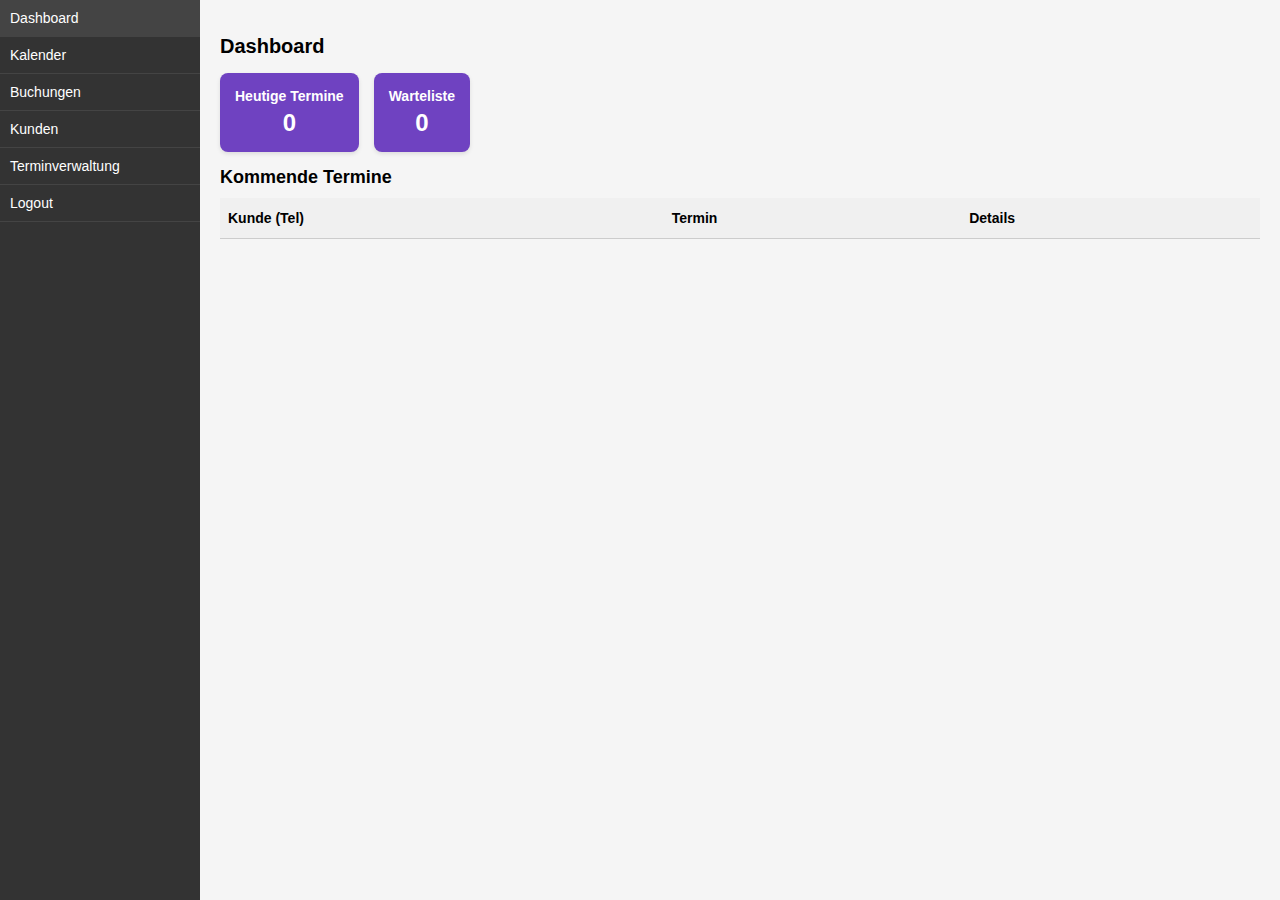
<file: admin.html>
<!DOCTYPE html>
<html lang="de">
<head>
  <meta charset="UTF-8" />
  <meta name="viewport" content="width=device-width, initial-scale=1.0, maximum-scale=1.0, user-scalable=yes" />
  <title>Admin-Panel – Friseursalon</title>
  <link rel="stylesheet" href="style.css" />
</head>
<body>
  <!-- Seitenleiste Navigation -->
  <aside class="sidebar">
    <ul>
      <li><a href="#" onclick="showSection('dashboard-section')">Dashboard</a></li>
      <li><a href="#" onclick="showSection('calendar-section-admin')">Kalender</a></li>
      <li><a href="#" onclick="showSection('buchungen-section')">Buchungen</a></li>
      <li><a href="#" onclick="showSection('kunden-section')">Kunden</a></li>
      <li><a href="#" onclick="showSection('terminverwaltung-section')">Terminverwaltung</a></li>
      <li><a href="#" onclick="logout()">Logout</a></li>
    </ul>
  </aside>

  <!-- Hauptinhalt -->
  <div class="content">
    <!-- Dashboard Section -->
    <div id="dashboard-section">
      <h2>Dashboard</h2>
      <div class="stats-grid">
        <div class="stat-card">Heutige Termine <span id="todayCount">0</span></div>
        <div class="stat-card">Warteliste <span id="waitlistCount">0</span></div>
      </div>
      <h3>Kommende Termine</h3>
      <table id="upcomingAppointmentsTable">
        <tr>
          <th>Kunde (Tel)</th><th>Termin</th><th>Details</th>
        </tr>
        <!-- Einträge werden per JS eingefügt -->
      </table>
    </div>

    <!-- Kalender Section -->
    <div id="calendar-section-admin" style="display:none;">
      <h2>Kalender</h2>
      <div class="calendar-wrapper">
        <table class="calendar">
          <thead>
            <tr><th>Mo</th><th>Di</th><th>Mi</th><th>Do</th><th>Fr</th><th>Sa</th><th>So</th></tr>
          </thead>
          <tbody id="calendarBodyAdmin"></tbody>
        </table>
      </div>
    </div>

    <!-- Buchungen Section -->
    <div id="buchungen-section" style="display:none;">
      <h2>Buchungen</h2>
      <div class="table-responsive">
        <table id="allBookingsTable">
          <tr>
            <th>Datum</th><th>Uhrzeit</th><th>Kunde</th><th>Service</th><th>Status</th>
          </tr>
          <!-- Einträge werden per JS eingefügt -->
        </table>
      </div>
    </div>

    <!-- Kunden Section -->
    <div id="kunden-section" style="display:none;">
      <h2>Kunden</h2>
      <div class="table-responsive">
        <table id="customersTable">
          <tr>
            <th>Name</th><th>E-Mail</th><th>Telefon</th><th>Letzter Besuch</th>
          </tr>
          <!-- Einträge werden per JS eingefügt -->
        </table>
      </div>
    </div>

    <!-- Terminverwaltung Section -->
    <div id="terminverwaltung-section" style="display:none;">
      <h2>Terminverwaltung</h2>
      <p>Noch keine Funktion implementiert.</p>
    </div>
  </div>

  <script src="script.js"></script>
</body>
</html>
</file>
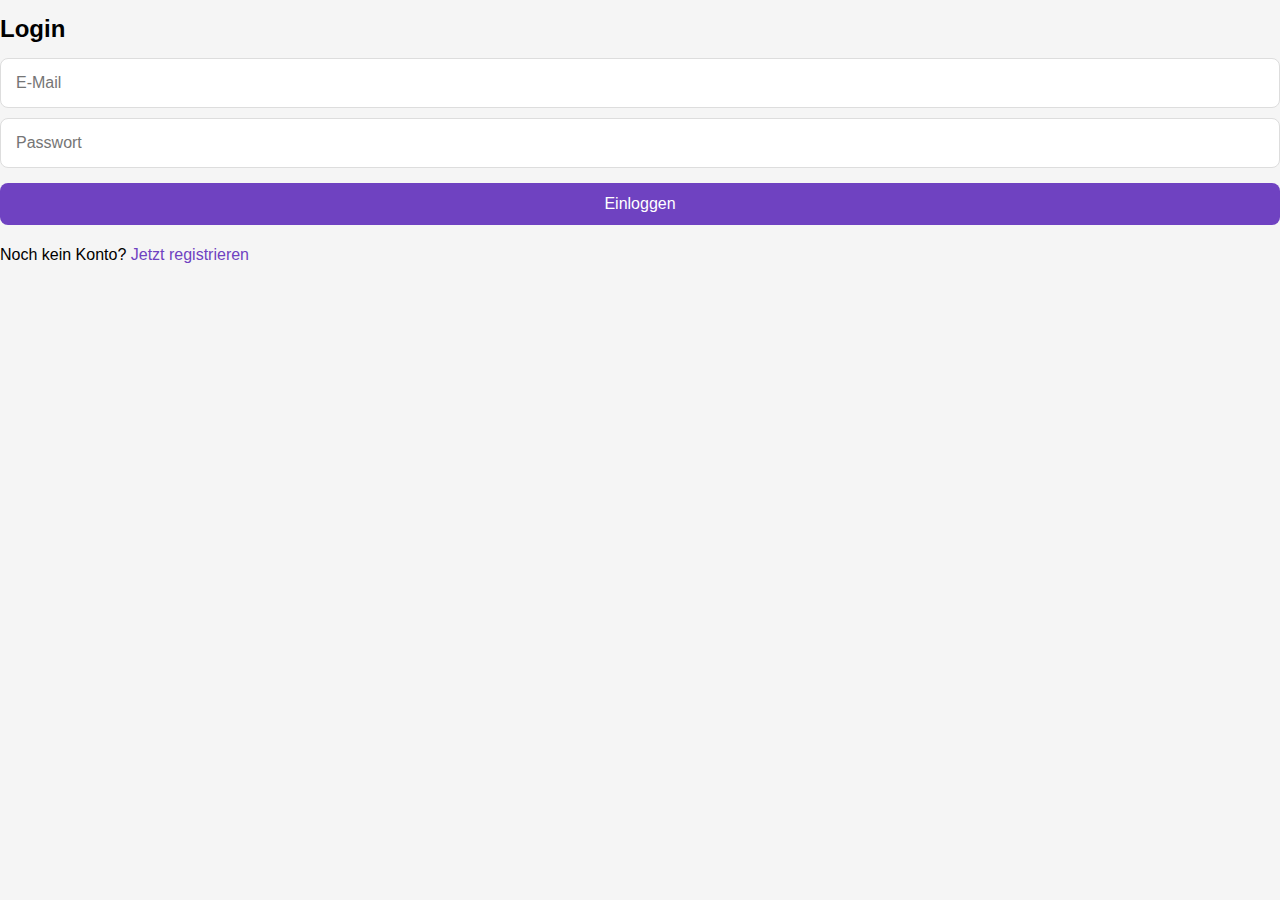
<file: login.html>
<!DOCTYPE html>
<html lang="de">
<head>
  <meta charset="UTF-8" />
  <meta name="viewport" content="width=device-width, initial-scale=1.0" />
  <title>Login – Friseursalon</title>
  <link rel="stylesheet" href="style.css" />
</head>
<body>
  <h1>Login</h1>
  <form onsubmit="loginUser(event)" class="login-form">
    <input type="email" id="loginEmail" placeholder="E-Mail" required />
    <input type="password" id="loginPass" placeholder="Passwort" required />
    <button type="submit">Einloggen</button>
  </form>
  <p>Noch kein Konto? <a href="register.html">Jetzt registrieren</a></p>

  <script src="script.js"></script>
</body>
</html>
</file>
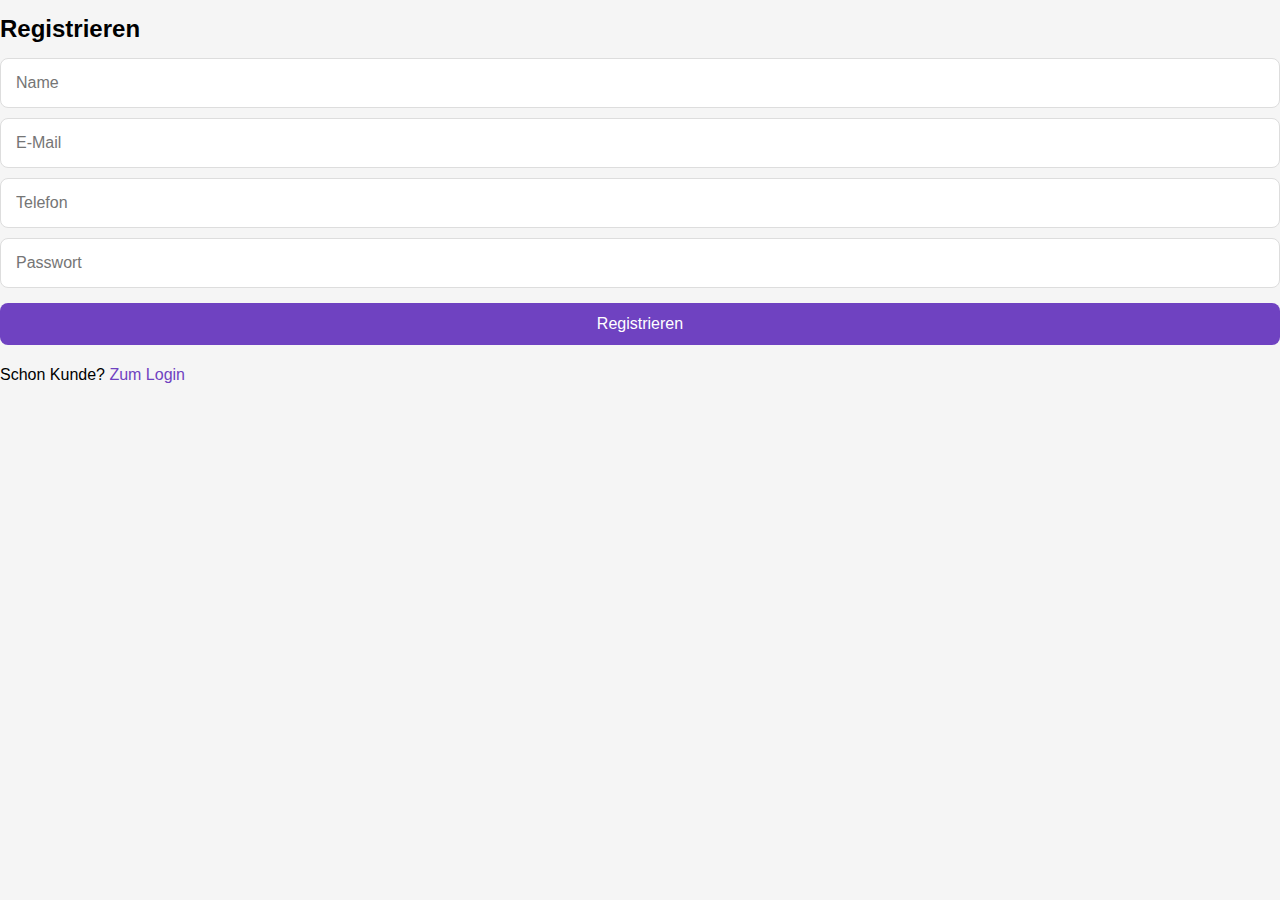
<file: register.html>
<!DOCTYPE html>
<html lang="de">
<head>
  <meta charset="UTF-8" />
  <meta name="viewport" content="width=device-width, initial-scale=1.0" />
  <title>Registrierung – Friseursalon</title>
  <link rel="stylesheet" href="style.css" />
</head>
<body>
  <h1>Registrieren</h1>
  <form onsubmit="registerUser(event)" class="register-form">
    <input type="text" id="regName" placeholder="Name" required />
    <input type="email" id="regEmail" placeholder="E-Mail" required />
    <input type="tel" id="regPhone" placeholder="Telefon" required />
    <input type="password" id="regPass" placeholder="Passwort" required />
    <button type="submit">Registrieren</button>
  </form>
  <p>Schon Kunde? <a href="login.html">Zum Login</a></p>

  <script src="script.js"></script>
</body>
</html>
</file>
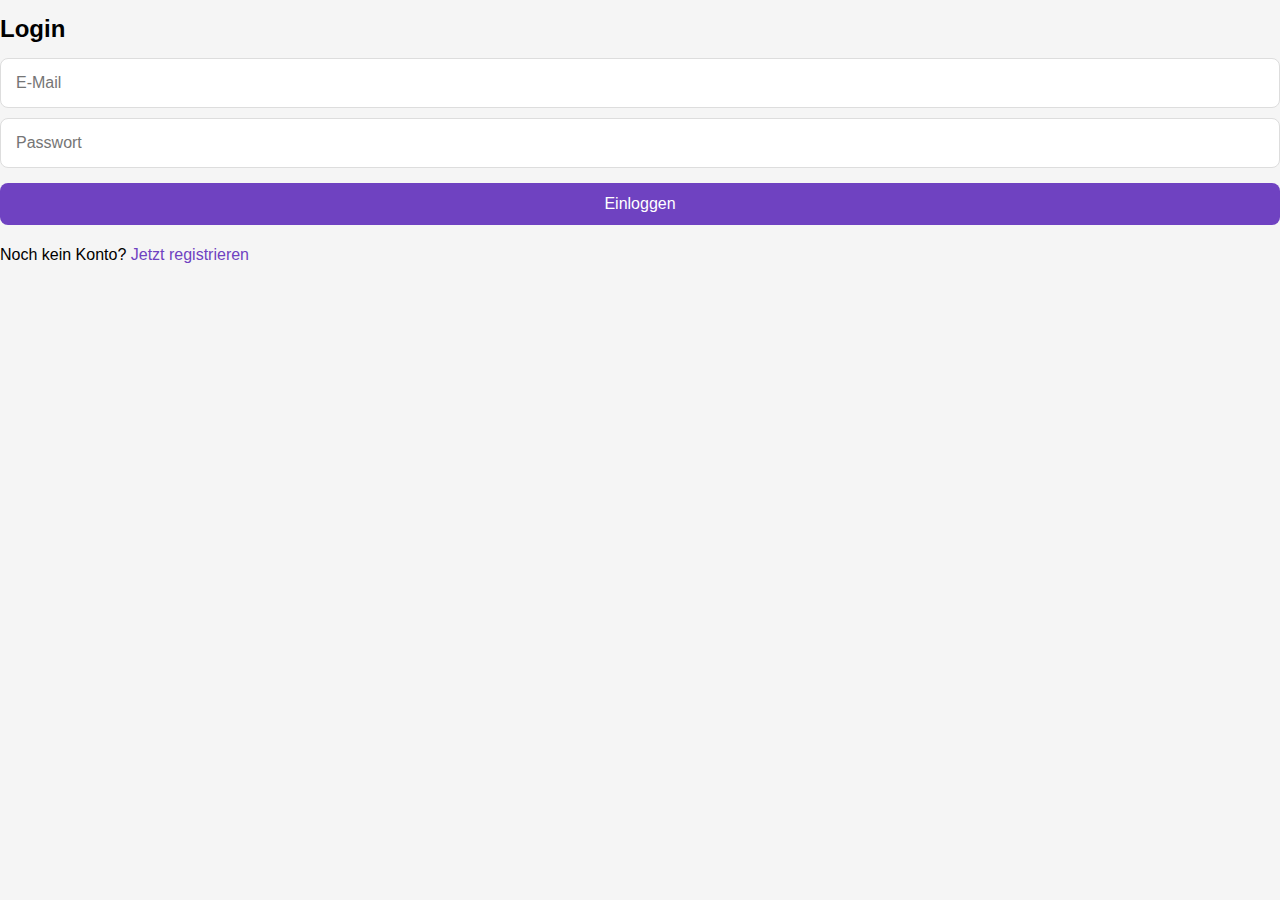
<file: user.html>
<!DOCTYPE html>
<html lang="de">
<head>
  <meta charset="UTF-8" />
  <meta name="viewport" content="width=device-width, initial-scale=1.0, maximum-scale=1.0, user-scalable=yes" />
  <title>Meine Termine – Friseursalon</title>
  <link rel="stylesheet" href="https://cdnjs.cloudflare.com/ajax/libs/font-awesome/6.4.0/css/all.min.css">
  <link rel="stylesheet" href="style.css" />
</head>
<body>
  <h1>Meine Termine</h1>

  <!-- Mobiler Kalender -->
  <div id="calendar-section-user">
    <div class="calendar-wrapper">
      <div class="calendar-header">
        <h2 id="current-month-year">Juni 2025</h2>
        <div class="calendar-nav">
          <button onclick="changeMonth(-1)"><i class="fas fa-chevron-left"></i></button>
          <button onclick="changeMonth(1)"><i class="fas fa-chevron-right"></i></button>
        </div>
      </div>
      
      <div class="weekdays">
        <div>Mo</div><div>Di</div><div>Mi</div><div>Do</div><div>Fr</div><div>Sa</div><div>So</div>
      </div>
      
      <div class="calendar-days" id="mobile-calendar-days">
        <!-- Wird per JS befüllt -->
      </div>
    </div>
  </div>

  <!-- TAGESANSICHT POPUP -->
  <div class="day-popup" id="day-popup">
    <div class="day-popup-content">
      <div class="day-popup-header">
        <h3 id="popup-date-title">Termine am ...</h3>
        <button class="close-popup" onclick="closeDayPopup()">&times;</button>
      </div>
      <div class="popup-slots-list" id="popup-slots-list">
        <!-- Wird per JS befüllt -->
      </div>
    </div>
  </div>

  <!-- BUCHUNGSPOPUP -->
  <div class="booking-popup" id="booking-popup">
    <div class="booking-popup-content">
      <div class="booking-popup-header">
        <h3>Termin buchen</h3>
        <button class="close-booking-popup" onclick="closeBookingPopup()">&times;</button>
      </div>
      <div class="booking-form">
        <p id="booking-slot-info" style="font-weight: 500; color: #6f42c1;"></p>
        
        <input type="text" id="booking-name" placeholder="Ihr vollständiger Name" required>
        <input type="email" id="booking-email" placeholder="Ihre Email-Adresse" required>
        <input type="tel" id="booking-phone" placeholder="Telefonnummer (optional)">
        
        <button onclick="confirmMobileBooking()">Termin verbindlich buchen</button>
        <button class="secondary" onclick="closeBookingPopup()">Abbrechen</button>
      </div>
    </div>
  </div>

  <!-- Kommende Termine des Kunden -->
  <div id="appointments-section">
    <h2>Meine kommenden Termine</h2>
    <div class="table-responsive">
      <table id="userAppointmentsTable">
        <tr>
          <th>Datum</th><th>Uhrzeit</th><th>Service</th><th>Aktion</th>
        </tr>
        <!-- Einträge werden per JS eingefügt -->
      </table>
    </div>
  </div>

  <!-- Vergangene Termine des Kunden -->
  <div id="past-section">
    <h2>Vergangene Termine</h2>
    <div class="table-responsive">
      <table id="pastAppointmentsTable">
        <tr>
          <th>Datum</th><th>Uhrzeit</th><th>Service</th>
        </tr>
        <!-- Einträge werden per JS eingefügt -->
      </table>
    </div>
  </div>

  <script src="script.js"></script>
</body>
</html>
</file>
<file: style.css>
/* Grundlegende mobile Optimierung */
* {
    -webkit-tap-highlight-color: transparent;
    box-sizing: border-box;
}

body {
  margin: 0;
  font-family: -apple-system, BlinkMacSystemFont, 'Segoe UI', Roboto, sans-serif;
  background-color: #f5f5f5;
}

/* Sidebar Navigation - mobil optimiert */
.sidebar {
  width: 100%;
  background-color: #333;
  min-height: auto;
  float: none;
  position: fixed;
  bottom: 0;
  left: 0;
  z-index: 1000;
  box-shadow: 0 -2px 10px rgba(0,0,0,0.1);
}

@media (min-width: 768px) {
  .sidebar {
    width: 200px;
    min-height: 100vh;
    float: left;
    position: static;
    box-shadow: none;
  }
}

.sidebar ul {
  list-style: none;
  margin: 0;
  padding: 0;
  display: flex;
  overflow-x: auto;
  -webkit-overflow-scrolling: touch;
}

@media (min-width: 768px) {
  .sidebar ul {
    display: block;
    overflow-x: visible;
  }
}

.sidebar li {
  border-bottom: none;
  border-right: 1px solid #444;
  flex-shrink: 0;
}

@media (min-width: 768px) {
  .sidebar li {
    border-bottom: 1px solid #444;
    border-right: none;
  }
}

.sidebar li a {
  display: block;
  color: #fff;
  text-decoration: none;
  padding: 12px 15px;
  white-space: nowrap;
  font-size: 14px;
}

@media (min-width: 768px) {
  .sidebar li a {
    padding: 10px;
    white-space: normal;
  }
}

.sidebar li a:hover {
  background-color: #444;
}

/* Main content area - mit Platz für mobile Navigation */
.content {
  margin-left: 0;
  padding: 15px 15px 70px 15px;
}

@media (min-width: 768px) {
  .content {
    margin-left: 200px;
    padding: 20px;
  }
}

/* Forms - mobil optimiert */
form.login-form, 
form.register-form, 
form.booking-form {
  display: flex;
  flex-direction: column;
  max-width: 100%;
  gap: 10px;
}

form.login-form input, 
form.register-form input, 
form.booking-form input,
form.register-form select, 
form.booking-form select {
  margin: 0;
  padding: 15px;
  font-size: 16px;
  border: 1px solid #ddd;
  border-radius: 8px;
  width: 100%;
}

form.booking-form {
  flex-direction: column;
  align-items: stretch;
}

form.booking-form label {
  margin: 5px 0;
  font-weight: 500;
}

form.booking-form button {
  margin: 10px 0;
  padding: 15px;
  font-size: 16px;
}

/* Tables - horizontal scrollbar für mobile */
.table-responsive {
  overflow-x: auto;
  -webkit-overflow-scrolling: touch;
  margin: 10px 0;
}

table {
  width: 100%;
  border-collapse: collapse;
  margin: 10px 0;
  min-width: 300px;
}

th, td {
  padding: 12px 8px;
  border-bottom: 1px solid #ccc;
  text-align: left;
  font-size: 14px;
}

th {
  background-color: #f0f0f0;
  font-weight: 600;
  position: sticky;
  top: 0;
}

/* Dashboard stat cards - Grid für mobile */
.stats-grid {
  display: grid;
  grid-template-columns: 1fr 1fr;
  gap: 10px;
  margin: 15px 0;
}

@media (min-width: 768px) {
  .stats-grid {
    display: flex;
    gap: 15px;
    flex-wrap: wrap;
  }
}

.stat-card {
  background-color: #6f42c1;
  color: #fff;
  padding: 15px;
  border-radius: 8px;
  font-weight: bold;
  text-align: center;
  font-size: 14px;
  box-shadow: 0 2px 4px rgba(0,0,0,0.1);
}

.stat-card span {
  display: block;
  font-size: 24px;
  margin-top: 5px;
}

/* Add employee button */
.add-btn {
  display: block;
  width: 100%;
  background-color: #6f42c1;
  color: #fff;
  padding: 15px;
  border: none;
  text-align: center;
  font-size: 16px;
  margin: 10px 0;
  cursor: pointer;
  border-radius: 8px;
  font-weight: 500;
}

.add-btn:hover {
  opacity: 0.9;
}

/* ===== PERFEKTER MOBILER KALENDER ===== */
.calendar-wrapper {
  background-color: white;
  border-radius: 12px;
  padding: 15px;
  box-shadow: 0 2px 8px rgba(0,0,0,0.1);
  margin-bottom: 20px;
}

.calendar-header {
  display: flex;
  justify-content: space-between;
  align-items: center;
  margin-bottom: 20px;
}

.calendar-header h2 {
  margin: 0;
  font-size: 18px;
}

.calendar-nav {
  display: flex;
  gap: 20px;
}

.calendar-nav button {
  background: none;
  border: none;
  font-size: 24px;
  color: #6f42c1;
  padding: 5px 15px;
  cursor: pointer;
  border-radius: 8px;
}

.calendar-nav button:active {
  background-color: #f0f0f0;
}

/* Wochentage */
.weekdays {
  display: grid;
  grid-template-columns: repeat(7, 1fr);
  text-align: center;
  font-weight: 600;
  font-size: 14px;
  color: #666;
  margin-bottom: 10px;
}

/* Kalender-Tage - IMMER kleine Kacheln */
.calendar-days {
  display: grid;
  grid-template-columns: repeat(7, 1fr);
  gap: 4px;
}

.calendar-day-cell {
  aspect-ratio: 1 / 1; /* Macht die Kacheln immer quadratisch */
  display: flex;
  flex-direction: column;
  align-items: center;
  justify-content: center;
  background-color: #f8f9fa;
  border-radius: 8px;
  padding: 2px;
  cursor: pointer;
  position: relative;
  min-height: 0;
  font-size: 14px;
  border: 2px solid transparent;
  transition: all 0.1s ease;
}

.calendar-day-cell:active {
  transform: scale(0.95);
  background-color: #e9ecef;
}

/* Heutiger Tag */
.calendar-day-cell.today {
  border: 2px solid #6f42c1;
  background-color: #f3e8ff;
  font-weight: bold;
}

/* Tage mit verfügbaren Terminen */
.calendar-day-cell.has-slots {
  background-color: #d4edda;
}

/* Tage mit gebuchten Terminen */
.calendar-day-cell.has-bookings {
  background-color: #fff3cd;
}

/* Tage mit beidem */
.calendar-day-cell.has-slots.has-bookings {
  background: linear-gradient(135deg, #d4edda 50%, #fff3cd 50%);
}

.calendar-day-cell.empty {
  background-color: transparent;
  cursor: default;
}

.calendar-day-cell.empty:active {
  transform: none;
  background-color: transparent;
}

.day-number {
  font-size: 16px;
  font-weight: 500;
}

.slot-indicator {
  font-size: 9px;
  color: #28a745;
  margin-top: 0px;
  white-space: nowrap;
}

/* ===== TAGESANSICHT POPUP ===== */
.day-popup {
  display: none;
  position: fixed;
  top: 0;
  left: 0;
  right: 0;
  bottom: 0;
  background-color: rgba(0, 0, 0, 0.5);
  z-index: 2000;
  align-items: center;
  justify-content: center;
  padding: 15px;
}

.day-popup.active {
  display: flex;
}

.day-popup-content {
  background-color: white;
  border-radius: 20px;
  width: 100%;
  max-width: 400px;
  max-height: 80vh;
  overflow-y: auto;
  padding: 20px;
  box-shadow: 0 10px 25px rgba(0,0,0,0.2);
  animation: popIn 0.2s ease-out;
}

@keyframes popIn {
  from {
    transform: scale(0.9);
    opacity: 0;
  }
  to {
    transform: scale(1);
    opacity: 1;
  }
}

.day-popup-header {
  display: flex;
  justify-content: space-between;
  align-items: center;
  margin-bottom: 20px;
  padding-bottom: 10px;
  border-bottom: 1px solid #eee;
}

.day-popup-header h3 {
  margin: 0;
  font-size: 20px;
  color: #333;
}

.close-popup {
  background: none;
  border: none;
  font-size: 28px;
  color: #666;
  cursor: pointer;
  padding: 0 10px;
}

.close-popup:active {
  color: #333;
}

/* Termin-Liste im Popup */
.popup-slots-list {
  display: flex;
  flex-direction: column;
  gap: 10px;
}

.popup-slot-item {
  display: flex;
  justify-content: space-between;
  align-items: center;
  padding: 15px;
  background-color: #f8f9fa;
  border-radius: 10px;
  border-left: 5px solid #28a745;
  transition: all 0.1s ease;
  cursor: pointer;
}

.popup-slot-item.booked {
  border-left-color: #dc3545;
  opacity: 0.8;
  cursor: default;
}

.popup-slot-item:active:not(.booked) {
  transform: scale(0.98);
  background-color: #e9ecef;
}

.popup-slot-time {
  font-size: 18px;
  font-weight: 600;
}

.popup-slot-duration {
  font-size: 14px;
  color: #666;
  margin-top: 2px;
}

.popup-slot-customer {
  font-size: 14px;
  color: #856404;
  font-weight: 500;
}

.popup-slot-action {
  background-color: #28a745;
  color: white;
  border: none;
  padding: 10px 20px;
  border-radius: 8px;
  font-size: 16px;
  cursor: pointer;
  pointer-events: none;
}

.popup-slot-action:active {
  background-color: #218838;
}

.popup-slot-action:disabled {
  background-color: #ccc;
  cursor: not-allowed;
}

.popup-slot-action.booked-btn {
  background-color: #dc3545;
}

.no-slots-popup {
  text-align: center;
  padding: 40px 20px;
  color: #666;
  font-style: italic;
}

/* ===== BUCHUNGSPOPUP ===== */
.booking-popup {
  display: none;
  position: fixed;
  top: 0;
  left: 0;
  right: 0;
  bottom: 0;
  background-color: rgba(0, 0, 0, 0.5);
  z-index: 2100;
  align-items: center;
  justify-content: center;
  padding: 15px;
}

.booking-popup.active {
  display: flex;
}

.booking-popup-content {
  background-color: white;
  border-radius: 20px;
  width: 100%;
  max-width: 400px;
  padding: 20px;
  animation: popIn 0.2s ease-out;
}

.booking-popup-header {
  display: flex;
  justify-content: space-between;
  align-items: center;
  margin-bottom: 20px;
  padding-bottom: 10px;
  border-bottom: 1px solid #eee;
}

.booking-popup-header h3 {
  margin: 0;
  font-size: 20px;
  color: #333;
}

.close-booking-popup {
  background: none;
  border: none;
  font-size: 28px;
  color: #666;
  cursor: pointer;
  padding: 0 10px;
}

.booking-form {
  display: flex;
  flex-direction: column;
  gap: 15px;
}

.booking-form input {
  width: 100%;
  padding: 15px;
  border: 1px solid #ddd;
  border-radius: 10px;
  font-size: 16px;
}

.booking-form input:focus {
  outline: none;
  border-color: #6f42c1;
}

.booking-form button {
  background-color: #6f42c1;
  color: white;
  border: none;
  padding: 15px;
  border-radius: 10px;
  font-size: 16px;
  font-weight: 600;
  cursor: pointer;
  margin-top: 10px;
}

.booking-form button:active {
  background-color: #5a32a3;
}

.booking-form button.secondary {
  background-color: #6c757d;
}

.booking-form button.secondary:active {
  background-color: #545b62;
}

/* Buttons allgemein */
.btn, 
button[type="submit"] {
  padding: 15px;
  font-size: 16px;
  border: none;
  border-radius: 8px;
  background-color: #6f42c1;
  color: white;
  font-weight: 500;
  cursor: pointer;
  width: 100%;
  margin: 5px 0;
}

@media (min-width: 768px) {
  .btn,
  button[type="submit"] {
    width: auto;
    padding: 12px 25px;
  }
}

.btn-secondary {
  background-color: #6c757d;
}

.btn-small {
  padding: 8px 12px;
  font-size: 14px;
  width: auto;
}

/* Inputs */
input, select, textarea {
  font-size: 16px;
  padding: 15px;
  border: 1px solid #ddd;
  border-radius: 8px;
  width: 100%;
  margin: 5px 0;
}

/* Überschriften */
h1 {
  font-size: 24px;
  margin: 15px 0;
}

h2 {
  font-size: 20px;
  margin: 15px 0 10px 0;
}

h3 {
  font-size: 18px;
  margin: 12px 0 8px 0;
}

/* Links */
a {
  color: #6f42c1;
  text-decoration: none;
  font-weight: 500;
}

/* Abstände */
.mt-20 { margin-top: 15px; }
.mb-20 { margin-bottom: 15px; }
.mt-10 { margin-top: 10px; }
.mb-10 { margin-bottom: 10px; }
</file>
